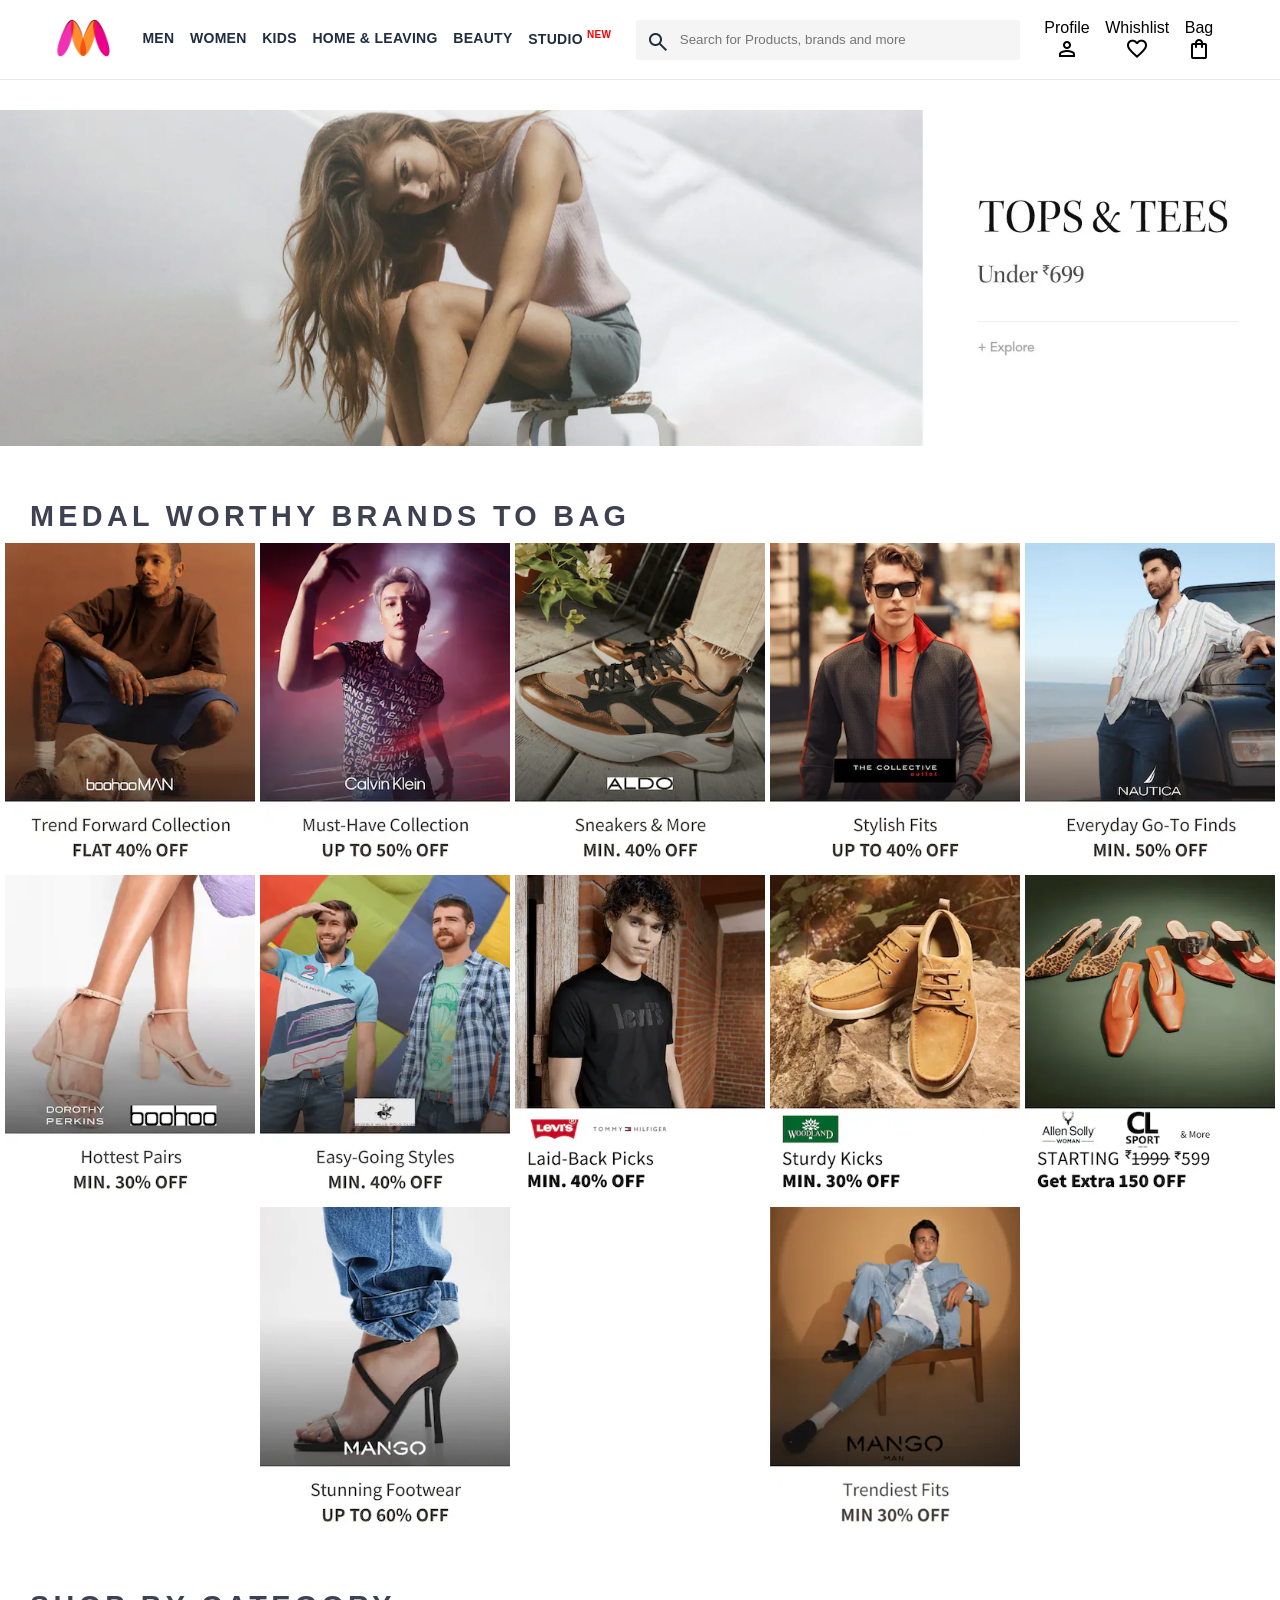
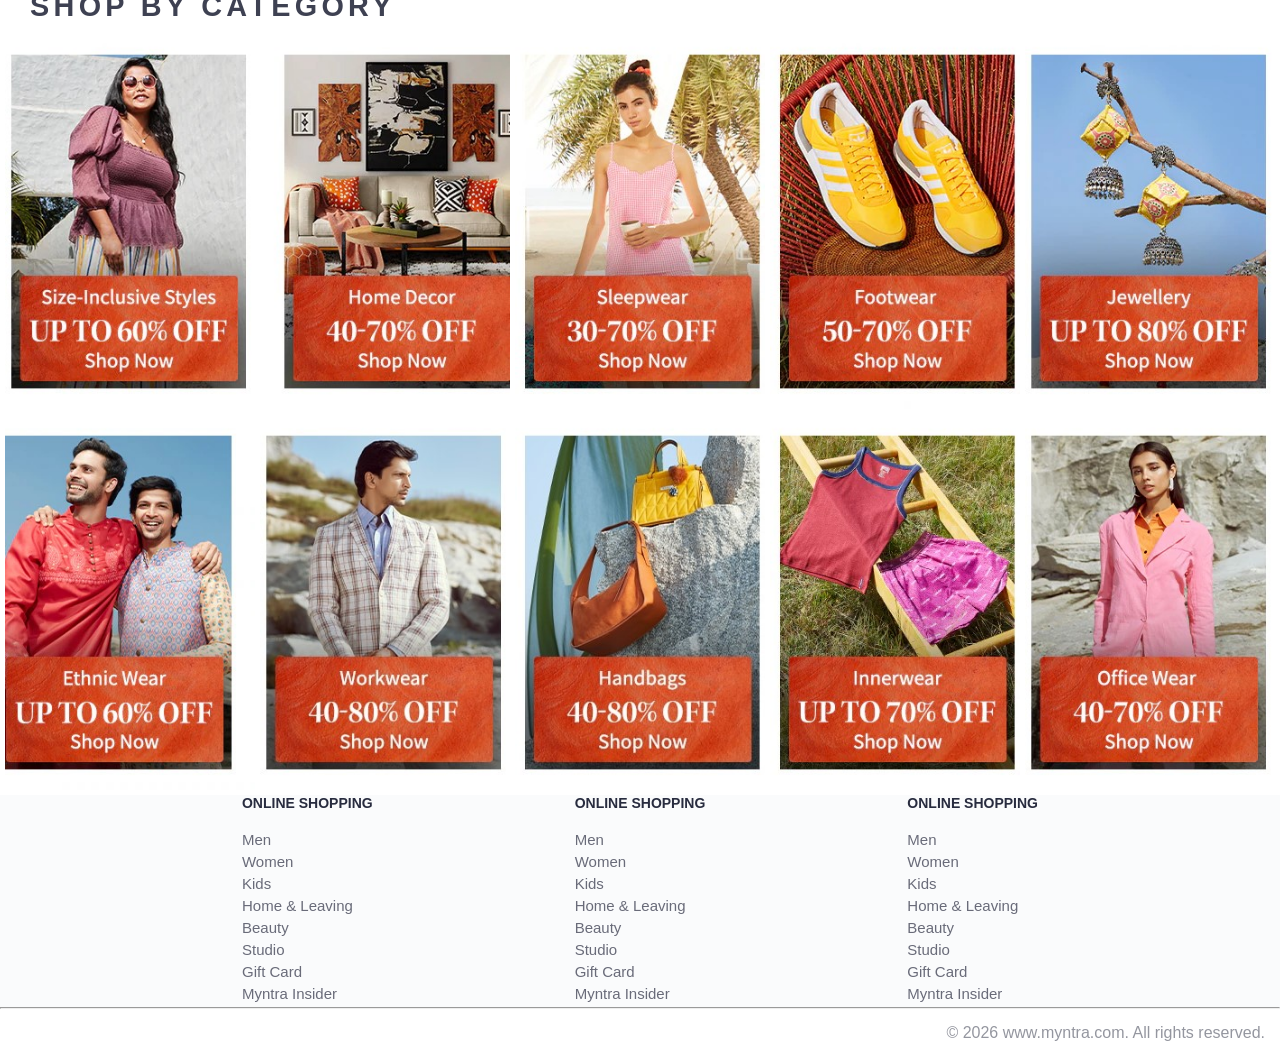
<file: index.html>
<!DOCTYPE html>
<html lang="en">
<head>
    <title>Myntra-Clone</title>
    <link rel="stylesheet" href="index.css">
    <link rel="stylesheet" href="https://fonts.googleapis.com/css2?family=Material+Symbols+Outlined:opsz,wght,FILL,GRAD@20..48,100..700,0..1,-50..200" />
</head>
<body>
    <header> 
        <div class="logo-container">
            <a href="#"><img class="myntra-home" src="images/myntra_logo.webp" alt="Myntra Home"></a>
        </div>
        <div class="nav-bar">
            <a href="#">Men</a>
            <a href="#">Women</a>
            <a href="#">Kids</a>
            <a href="#">Home & Leaving</a>
            <a href="#">Beauty</a>
            <a href="#">Studio <sup>NEW</sup></a>
        </div>
        <div class="search-bar">
            <span class="material-symbols-outlined search-icon">search</span>
            <input class="search-input" placeholder="Search for Products, brands and more">
        </div>
        <div class="action-bar">
            <div class="action-container">
                <span class="action-name">Profile</span>
                <span class="material-symbols-outlined action-icon">person</span>
            </div>
            <div class="action-container">
                <span class="action-name">Whishlist</span>
                <span class="material-symbols-outlined action-icon">favorite</span>
            </div>
            <div class="action-container">
                <span class="action-name">Bag</span>
                <span class="material-symbols-outlined action-icon">shopping_bag</span>
            </div>
        </div>
    </header>
    <main>
        <div class="banner-container">
            <img class="banner-img" src="images/banner.jpg" alt="Main Banner">
        </div>
        <div class="category-heading">Medal worthy brands to bag</div>
        <div class="category-item">
            <a href="#"><img class="sell-item" src="images/offer/1.png" alt=""></a>
            <a href="#"><img class="sell-item" src="images/offer/2.png" alt=""></a>
            <a href="#"><img class="sell-item" src="images/offer/3.png" alt=""></a>
            <a href="#"><img class="sell-item" src="images/offer/4.png" alt=""></a>
            <a href="#"><img class="sell-item" src="images/offer/5.png" alt=""></a>
            <a href="#"><img class="sell-item" src="images/offer/6.png" alt=""></a>
            <a href="#"><img class="sell-item" src="images/offer/7.png" alt=""></a>
            <a href="#"><img class="sell-item" src="images/offer/8.png" alt=""></a>
            <a href="#"><img class="sell-item" src="images/offer/9.png" alt=""></a>
            <a href="#"><img class="sell-item" src="images/offer/10.png" alt=""></a>
            <a href="#"><img class="sell-item" src="images/offer/11.png" alt=""></a>
            <a href="#"><img class="sell-item" src="images/offer/12.png" alt=""></a>
        </div>

        <div class="category-heading">Shop by category</div>
        <div class="category-item">
            <a href="#"><img class="sell-item" src="images/categories/1.jpg" alt=""></a>
            <a href="#"><img class="sell-item" src="images/categories/2.jpg" alt=""></a>
            <a href="#"><img class="sell-item" src="images/categories/3.jpg" alt=""></a>
            <a href="#"><img class="sell-item" src="images/categories/4.jpg" alt=""></a>
            <a href="#"><img class="sell-item" src="images/categories/5.jpg" alt=""></a>
            <a href="#"><img class="sell-item" src="images/categories/6.jpg" alt=""></a>
            <a href="#"><img class="sell-item" src="images/categories/7.jpg" alt=""></a>
            <a href="#"><img class="sell-item" src="images/categories/8.jpg" alt=""></a>
            <a href="#"><img class="sell-item" src="images/categories/9.jpg" alt=""></a>
            <a href="#"><img class="sell-item" src="images/categories/10.jpg" alt=""></a>
       </div>

    </main>
    <footer>
        <div class="footer-container">
            <div class="footer-column">
                <h3>ONLINE SHOPPING</h3>

            <a href="#">Men</a>
            <a href="#">Women</a>
            <a href="#">Kids</a>
            <a href="#">Home & Leaving</a>
            <a href="#">Beauty</a>
            <a href="#">Studio</a>
            <a href="#">Gift Card</a>
            <a href="#">Myntra Insider</a>
            </div>

            <div class="footer-column">
                <h3>ONLINE SHOPPING</h3>

            <a href="#">Men</a>
            <a href="#">Women</a>
            <a href="#">Kids</a>
            <a href="#">Home & Leaving</a>
            <a href="#">Beauty</a>
            <a href="#">Studio</a>
            <a href="#">Gift Card</a>
            <a href="#">Myntra Insider</a>
            </div>

            <div class="footer-column">
                <h3>ONLINE SHOPPING</h3>

            <a href="#">Men</a>
            <a href="#">Women</a>
            <a href="#">Kids</a>
            <a href="#">Home & Leaving</a>
            <a href="#">Beauty</a>
            <a href="#">Studio</a>
            <a href="#">Gift Card</a>
            <a href="#">Myntra Insider</a>
            </div>
        </div>
        <hr>
        <div class="copyright">© 2026 www.myntra.com. All rights reserved.</div>
    </footer>
</body>
</html>
</file>
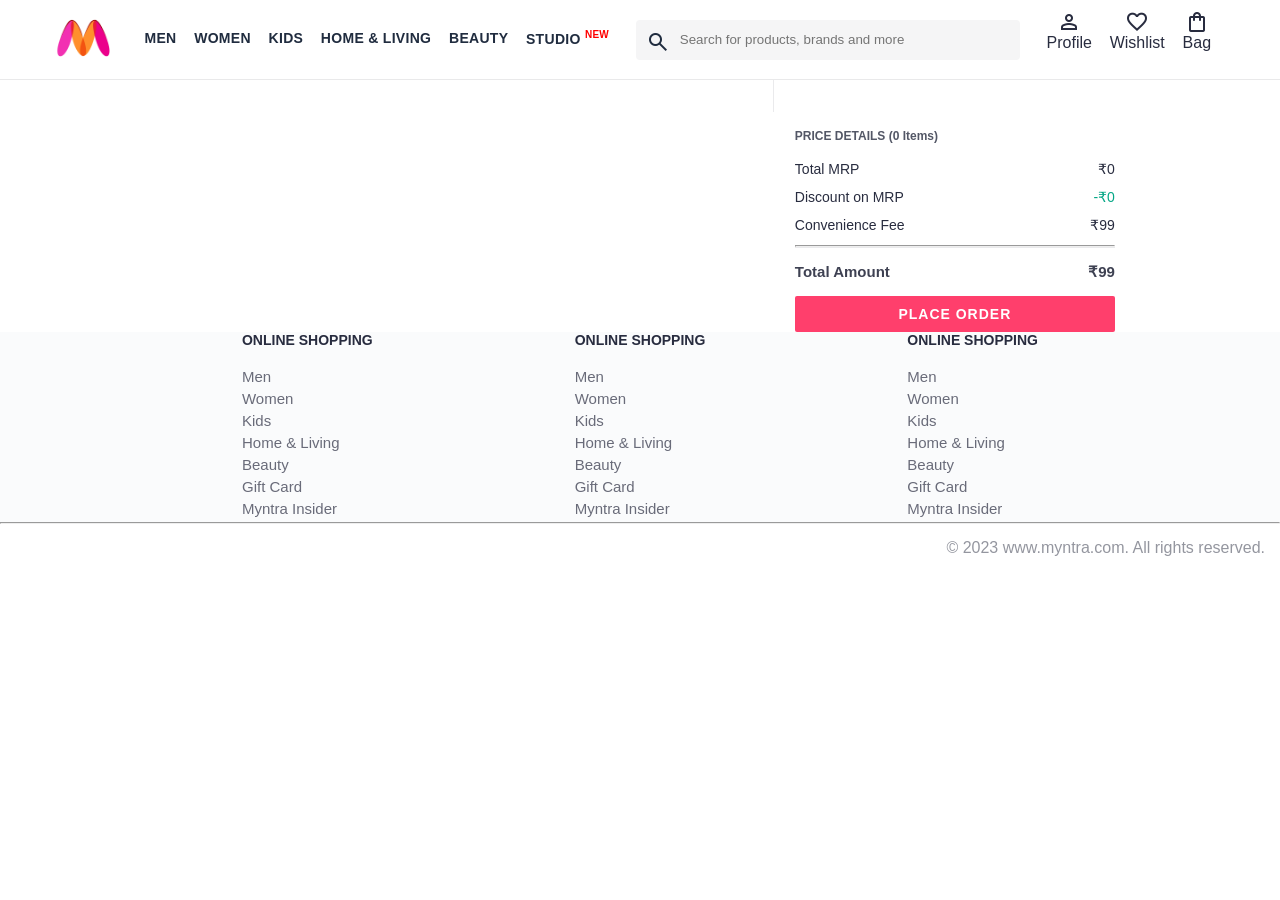
<file: pages/bag.html>
<!DOCTYPE html>
<html lang="en">
<head>
    <title>Myntra Clone</title>
    <link rel="stylesheet" href="../css/index.css">
    <link rel="stylesheet" href="../css/bag.css">
    <link rel="stylesheet" href="https://fonts.googleapis.com/css2?family=Material+Symbols+Outlined:opsz,wght,FILL,GRAD@20..48,100..700,0..1,-50..200" />
</head>
<body>
    <header>
        <div class="logo-container">
            <a href="../pages/home.html"><img class="myntra-home" src="../images/myntra_logo.webp" alt="Myntra Home"></a>
        </div>
        <nav class="nav-bar">
            <a href="#">Men</a>
            <a href="#">Women</a>
            <a href="#">Kids</a>
            <a href="#">Home & Living</a>
            <a href="#">Beauty</a>
            <a href="#">Studio <sup>New</sup></a>
        </nav>
        <div class="search-bar">
            <span class="material-symbols-outlined search-icon">search</span>
            <input class="search-input" placeholder="Search for products, brands and more">
        </div>
        <div class="action-bar">
            <div class="action-container">
                <span class="material-symbols-outlined action_icon">person</span>
                <span class="action_name">Profile</span>
            </div>

            <div class="action-container">
                <span class="material-symbols-outlined action_icon">favorite</span>
                <span class="action_name">Wishlist</span>
            </div>

            <div class="action-container">
                <span class="material-symbols-outlined action_icon">shopping_bag</span>
                <span class="action_name">Bag</span>
                <span class="bag-item-count">0</span>
            </div>
        </div>
    </header>
    <main>
      <div class="bag-page">
        <div class="bag-items-container">
          

        </div>
        <div class="bag-summary">
        
        </div>

      </div>
    </main>
    <footer>
        <div class="footer-container">
            <div class="footer-column">
                <h3>ONLINE SHOPPING</h3>

                <a href="#">Men</a>
                <a href="#">Women</a>
                <a href="#">Kids</a>
                <a href="#">Home & Living</a>
                <a href="#">Beauty</a>
                <a href="#">Gift Card</a>
                <a href="#">Myntra Insider</a>
            </div>

            <div class="footer-column">
                <h3>ONLINE SHOPPING</h3>

                <a href="#">Men</a>
                <a href="#">Women</a>
                <a href="#">Kids</a>
                <a href="#">Home & Living</a>
                <a href="#">Beauty</a>
                <a href="#">Gift Card</a>
                <a href="#">Myntra Insider</a>
            </div>

            <div class="footer-column">
                <h3>ONLINE SHOPPING</h3>

                <a href="#">Men</a>
                <a href="#">Women</a>
                <a href="#">Kids</a>
                <a href="#">Home & Living</a>
                <a href="#">Beauty</a>
                <a href="#">Gift Card</a>
                <a href="#">Myntra Insider</a>
            </div>
        </div>
        <hr>

        <div class="copyright">
            © 2023 www.myntra.com. All rights reserved.
        </div>
    </footer>
    <script src="../js/data.js"></script>
    <script src="../js/home.js"></script>
    <script src="../js/bag.js"></script>    
</body>
</html>
</file>
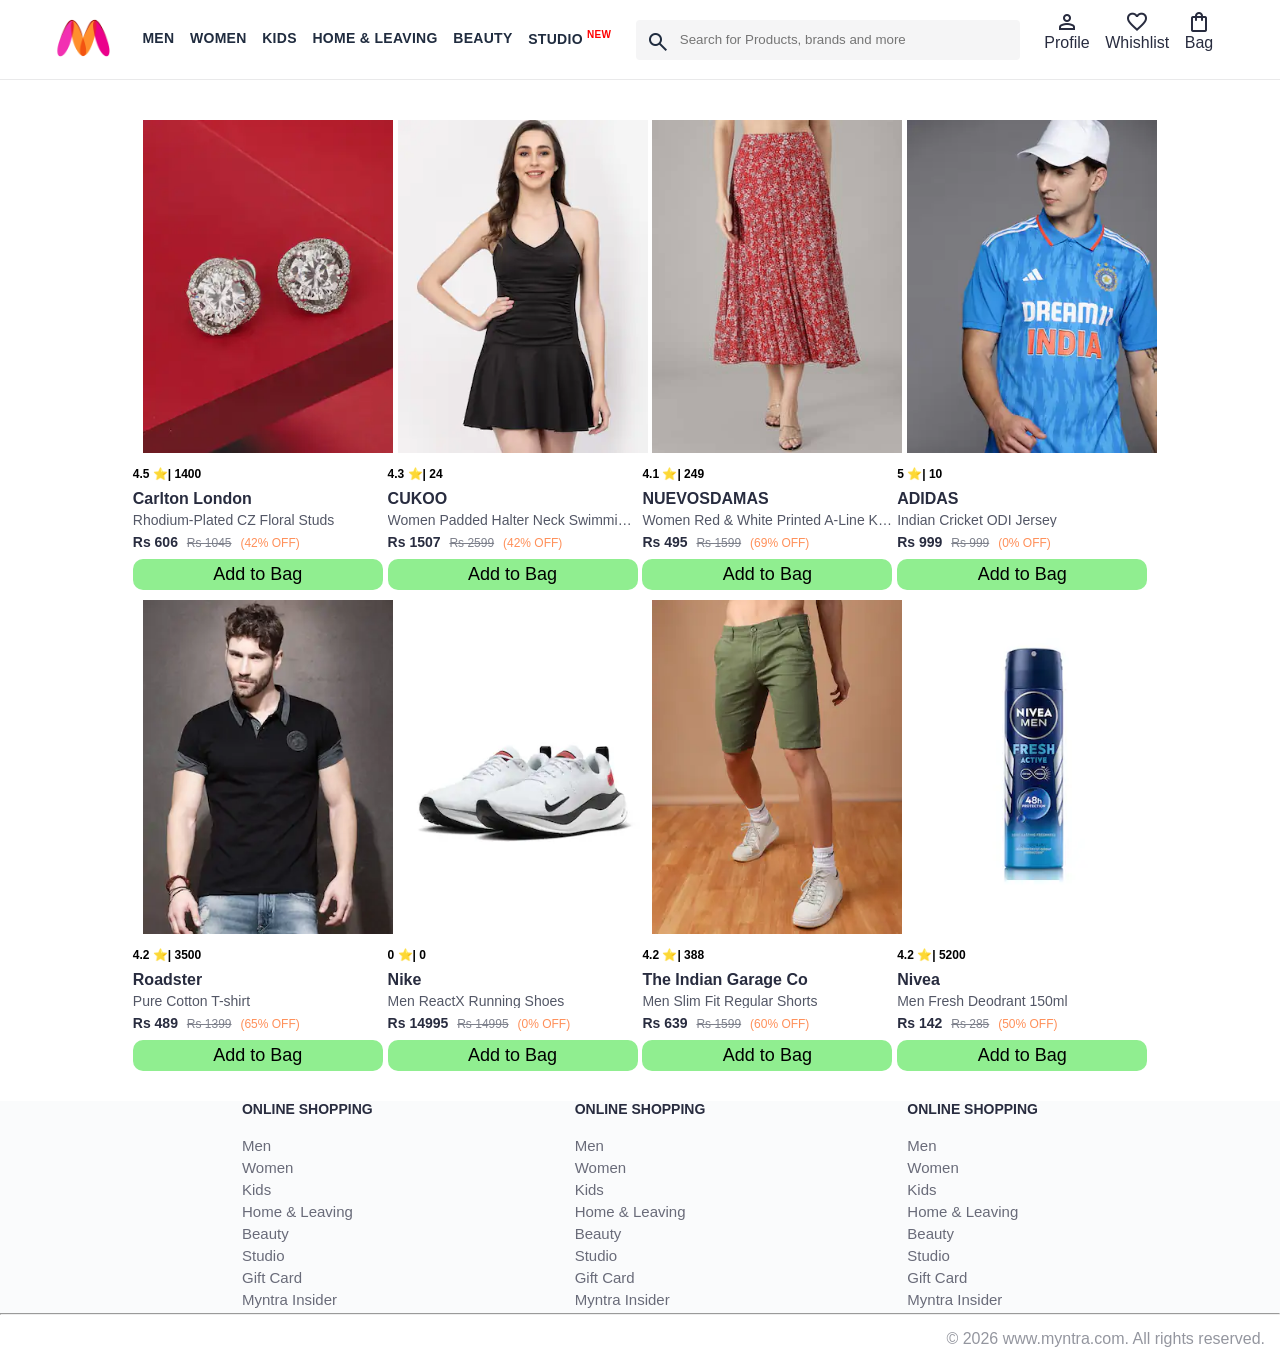
<file: pages/home.html>
<!DOCTYPE html>
<html lang="en">
<head>
    <title>Myntra-Clone</title>
    <link rel="stylesheet" href="../css/index.css">
    <link rel="stylesheet" href="https://fonts.googleapis.com/css2?family=Material+Symbols+Outlined:opsz,wght,FILL,GRAD@20..48,100..700,0..1,-50..200" />
</head>
<body>
    <header> 
        <div class="logo-container">
            <a href="../pages/home.html"><img class="myntra-home" src="../images/myntra_logo.webp" alt="Myntra Home"></a>
        </div>
        <div class="nav-bar">
            <a href="#">Men</a>
            <a href="#">Women</a>
            <a href="#">Kids</a>
            <a href="#">Home & Leaving</a>
            <a href="#">Beauty</a>
            <a href="#">Studio <sup>NEW</sup></a>
        </div>
        <div class="search-bar">
            <span class="material-symbols-outlined search-icon">search</span>
            <input class="search-input" placeholder="Search for Products, brands and more">
        </div>
        <div class="action-bar">
            <div class="action-container">
                <span class="material-symbols-outlined action-icon">person</span>
                <span class="action-name">Profile</span>
            </div>
            <div class="action-container">
                <span class="material-symbols-outlined action-icon">favorite</span>
                <span class="action-name">Whishlist</span>
            </div>
            <a class="action-container" href="../pages/bag.html">
                <span class="material-symbols-outlined action-icon">shopping_bag</span>
                <span class="action-name">Bag</span>
                <span class="bag-item-count">0</span>
            </a>
        </div>
    </header>
    <main>
     <div class="items-container"></div>
    </main>
    <footer>
        <div class="footer-container">
            <div class="footer-column">
                <h3>ONLINE SHOPPING</h3>

            <a href="#">Men</a>
            <a href="#">Women</a>
            <a href="#">Kids</a>
            <a href="#">Home & Leaving</a>
            <a href="#">Beauty</a>
            <a href="#">Studio</a>
            <a href="#">Gift Card</a>
            <a href="#">Myntra Insider</a>
            </div>

            <div class="footer-column">
                <h3>ONLINE SHOPPING</h3>

            <a href="#">Men</a>
            <a href="#">Women</a>
            <a href="#">Kids</a>
            <a href="#">Home & Leaving</a>
            <a href="#">Beauty</a>
            <a href="#">Studio</a>
            <a href="#">Gift Card</a>
            <a href="#">Myntra Insider</a>
            </div>

            <div class="footer-column">
                <h3>ONLINE SHOPPING</h3>

            <a href="#">Men</a>
            <a href="#">Women</a>
            <a href="#">Kids</a>
            <a href="#">Home & Leaving</a>
            <a href="#">Beauty</a>
            <a href="#">Studio</a>
            <a href="#">Gift Card</a>
            <a href="#">Myntra Insider</a>
            </div>
        </div>
        <hr>
        <div class="copyright">© 2026 www.myntra.com. All rights reserved.</div>
    </footer>
    <script src="../js/data.js"></script>
    <script src="../js/home.js"></script>
</body>
</html>
</file>
<file: index.css>
* {
    margin: 0;
    padding: 0;
    font-family: Figtree-Regular, -apple-system, BlinkMacSystemFont, "Segoe UI", Roboto, Helvetica, Arial, sans-serif;
    box-sizing: border-box;
}
header {
    display: flex;
    background-color:#ffff;
    height: 80px;
    justify-content: space-between;
    align-items: center;
    border-bottom: 1px solid #e9e9ea;
}
.myntra-home {
    height:50px;
}
.logo-container {
    margin-left: 4%;
}
.action-bar {
    margin-right: 4%;
}
.nav-bar {
    min-width: 500px;
    display: flex;
    align-items: center;
    justify-content: space-evenly;
}
.nav-bar a {
    font-size: 14px;
    letter-spacing: .3px;
    color: #202c3f;
    font-weight: 700;
    text-transform: uppercase;
    text-decoration: none;
    padding: 28px 0;
    border-bottom:#ffff 4px solid;
}
.nav-bar a:hover{
    border-bottom:#f54e77 4px solid;
}
.nav-bar a sup {
    color: red;
    font-size: 10px;
}
.search-bar {
    height: 40px;
    min-width: 300px;
    width: 30%;
    display: flex;
    align-items: center;
}
.search-icon {
    box-sizing: content-box;
    height: 20px;
    padding: 10px ;
    background-color: #f5f5f6;
    color: #202c3f;
    border-radius: 4px 0 0 4px;
}
.search-input {
    color: #696e79;
    background-color: #f5f5f6;
    flex-grow: 1;
    height: 40px;
    border: 0;
    border-radius: 0 4px 4px 0;
}
.action-bar {
    display: flex;
    min-width: 200px;
    justify-content: space-evenly;
}
.action-container {
    display: flex;
    flex-direction: column;
    align-items: center;
}
/* main Section */
.banner-container {
    margin: 30px 0;
}
.banner-img {
    width: 100%;
}
.category-heading {
    text-transform: uppercase;
    color: #3e4152;
    letter-spacing: .15em;
    font-size: 1.8em;
    margin: 50px 0 10px 30px;
    max-height: 5em;
    font-weight: 700;
}
.category-item {
    display: flex;
    flex-wrap: wrap;
    justify-content:space-evenly ;
}
.sell-item {
    width: 250px;
}
.footer-container {
    padding: 0px 40px 0px;
    background-color: #fafbfc;
    display: flex;
    justify-content: space-evenly;
}
.footer-column {
    display: flex;
    flex-direction: column;
}
.footer-column h3 {
    color: #282c3f;
    font-size: 14px;
    margin-bottom: 20px;
}
.footer-column a {
    color: #696b79;
    font-size: 15px;
    text-decoration: none;
    padding-bottom: 5px;
}
.copyright {
    color: #94969f;
    text-align: end;
    padding: 15px;
}
</file>
<file: css/index.css>
* {
    margin: 0;
    padding: 0;
    font-family: Figtree-Regular, -apple-system, BlinkMacSystemFont, "Segoe UI", Roboto, Helvetica, Arial, sans-serif;
    box-sizing: border-box;
}
header {
    display: flex;
    background-color:#ffff;
    height: 80px;
    justify-content: space-between;
    align-items: center;
    border-bottom: 1px solid #e9e9ea;
}
.myntra-home {
    height:50px;
}
.logo-container {
    margin-left: 4%;
}
.action-bar {
    margin-right: 4%;
}
.nav-bar {
    min-width: 500px;
    display: flex;
    align-items: center;
    justify-content: space-evenly;
}
.nav-bar a {
    font-size: 14px;
    letter-spacing: .3px;
    color: #202c3f;
    font-weight: 700;
    text-transform: uppercase;
    text-decoration: none;
    padding: 28px 0;
    border-bottom:#ffff 4px solid;
}
.nav-bar a:hover{
    border-bottom:#f54e77 4px solid;
}
.nav-bar a sup {
    color: red;
    font-size: 10px;
}
.search-bar {
    height: 40px;
    min-width: 300px;
    width: 30%;
    display: flex;
    align-items: center;
}
.search-icon {
    box-sizing: content-box;
    height: 20px;
    padding: 10px ;
    background-color: #f5f5f6;
    color: #202c3f;
    border-radius: 4px 0 0 4px;
}
.search-input {
    color: #696e79;
    background-color: #f5f5f6;
    flex-grow: 1;
    height: 40px;
    border: 0;
    border-radius: 0 4px 4px 0;
}
.action-bar {
    display: flex;
    min-width: 200px;
    justify-content: space-evenly;
}
.action-container {
    display: flex;
    flex-direction: column;
    align-items: center;
    text-decoration: none;
    color: #282c3f;
}
/* main Section */
.banner-container {
    margin: 30px 0;
}
.banner-img {
    width: 100%;
}
.category-heading {
    text-transform: uppercase;
    color: #3e4152;
    letter-spacing: .15em;
    font-size: 1.8em;
    margin: 50px 0 10px 30px;
    max-height: 5em;
    font-weight: 700;
}
.category-item, .items-container {
    display: flex;
    flex-wrap: wrap;
    justify-content:space-evenly ;
}
.sell-item {
    width: 250px;
}
.footer-container {
    padding: 0px 40px 0px;
    background-color: #fafbfc;
    display: flex;
    justify-content: space-evenly;
}
.footer-column {
    display: flex;
    flex-direction: column;
}
.footer-column h3 {
    color: #282c3f;
    font-size: 14px;
    margin-bottom: 20px;
}
.footer-column a {
    color: #696b79;
    font-size: 15px;
    text-decoration: none;
    padding-bottom: 5px;
}
.copyright {
    color: #94969f;
    text-align: end;
    padding: 15px;
}
.item-img {
    margin: 10px;
    width: 100%;
}

.items-container {
    width: 80%;
    margin : 30px 10%;
}

.item-container {
    width: 250px;
}

.rating{
    font-size: 12px;
    font-weight: 700;
}

.company-name {
    margin-top: 10px;
    font-size: 16px;
    font-weight: 700;
    line-height: 1;
    color: #282c3f;
    margin-bottom: 6px;
    overflow: hidden;
    text-overflow: ellipsis;
    white-space: nowrap;
}

.item-name {
    color: #535766;
    font-size: 14px;
    line-height: 1;
    margin-bottom: 0;
    margin-top: 0;
    overflow: hidden;
    text-overflow: ellipsis;
    white-space: nowrap;
    font-weight: 400;
    display: block;
}

.price {
    margin-top: 8px;
   font-size: 14px;
   line-height: 15px;
   color: #282c3f;
   white-space: nowrap; 
}

.current-price {
    font-size: 14px;
    font-weight: 700;
    color: #282c3f;
}

.original-price {
    text-decoration: line-through;
    color: #7e818c;
    margin-left: 5px;
    font-size: 12px;
}

.discount{
    color: #ff905a;
    font-weight: 400;
    margin-left: 5px;
    font-size: 12px;
}

.btn-add-bag {
    background-color: lightgreen;
    margin-top: 8px;
    font-size: 18px;
    width: 100%;
    border: none;
    padding: 5px 15px;
    border-radius: 10px;
    cursor: pointer;
}
.bag-item-count{
    background-color: #f16565;
    white-space: nowrap;
    text-align:center;
    line-height: 10px;
    padding: 0 6px;
    height: 18px;
    width: 18px;
    position: relative;
    border-radius:50%;
    font-size: 12px;
    color: #fff;
    left: 13px;
    top: -44px;
    font-weight: 700;
    cursor: pointer;    
}
</file>
<file: css/bag.css>
* {
  box-sizing: border-box;
}
.bag-items-container {
  display: inline-block;
  width: 64%;
  padding-right: 20px;
  border-right: 1px solid #eaeaec;
  padding-top: 32px;
  color: #282c3f;
  font-size: 13px;
  line-height: 1.42857143;
}

.bag-page {
  width: 75%;
  margin-left: 12.5%;
}

.bag-summary {
  vertical-align: top;
  display: inline-block;
  width: 35%;
  padding: 24px 0 0 16px;
  color: #282c3f;
  font-size: 13px;
  line-height: 1.42857143;
}

.bag-details-container {
  margin-bottom: 16px;
}

.price-header {
  font-size: 12px;
  font-weight: 700;
  margin: 24px 0 16px;
  color: #535766;
}

.price-item {
  margin-bottom: 12px;
  line-height: 16px;
  font-size: 14px;
  color: #282c3f;
}

.price-item-value {
  float: right;
}

.priceDetail-base-discount {
  color: #03a685;
}

.price-footer {
  font-weight: 700;
  font-size: 15px;
  padding-top: 16px;
  border-top: 1px solid #eaeaec;
  color: #3e4152;
  line-height: 16px;
}

.btn-place-order {
  width: 100%;
  letter-spacing: 1px;
  font-size: 14px;
  font-weight: 600;
  border-radius: 2px;
  border-width: 0px;
  padding: 10px 16px;
  background-color: rgb(255, 63, 108);
  color: rgb(255, 255, 255);
  cursor: pointer;
}

.bag-item-container {
  margin-bottom: 8px;
  background: #fff;
  font-size: 14px;
  border: 1px solid #eaeaec;
  border-radius: 4px;
  position: relative;
  padding: 12px 12px 0;
}

.item-left-part {
  position: absolute;
  background: rgb(255, 242, 223);
  height: 148px;
  width: 111px;
}

.item-right-part {
  padding-left: 12px;
  position: relative;
  min-height: 148px;
  margin-left: 111px;
  margin-bottom: 12px;
}

.bag-item-img {
  width: 100%;
}

.return-period {
  display: inline-flex;
  font-size: 14px;
  padding-top: 8px;
}

.return-period-days {
  font-weight: 700;
  margin-right: 4px;
}

.delivery-details {
  margin-top: 5px;
  color: #282c3f;
  font-size: 12px;
  letter-spacing: -.1px;
  margin-bottom: 8px;
  line-height: 15px;
}

.delivery-details-days {
  color: #03a685;
}

.remove-from-cart {
  position: absolute;
  font-size: 25px;
  top: 10px;
  right: 18px;
  width: 14px;
  height: 14px;
  cursor: pointer;
}
</file>
